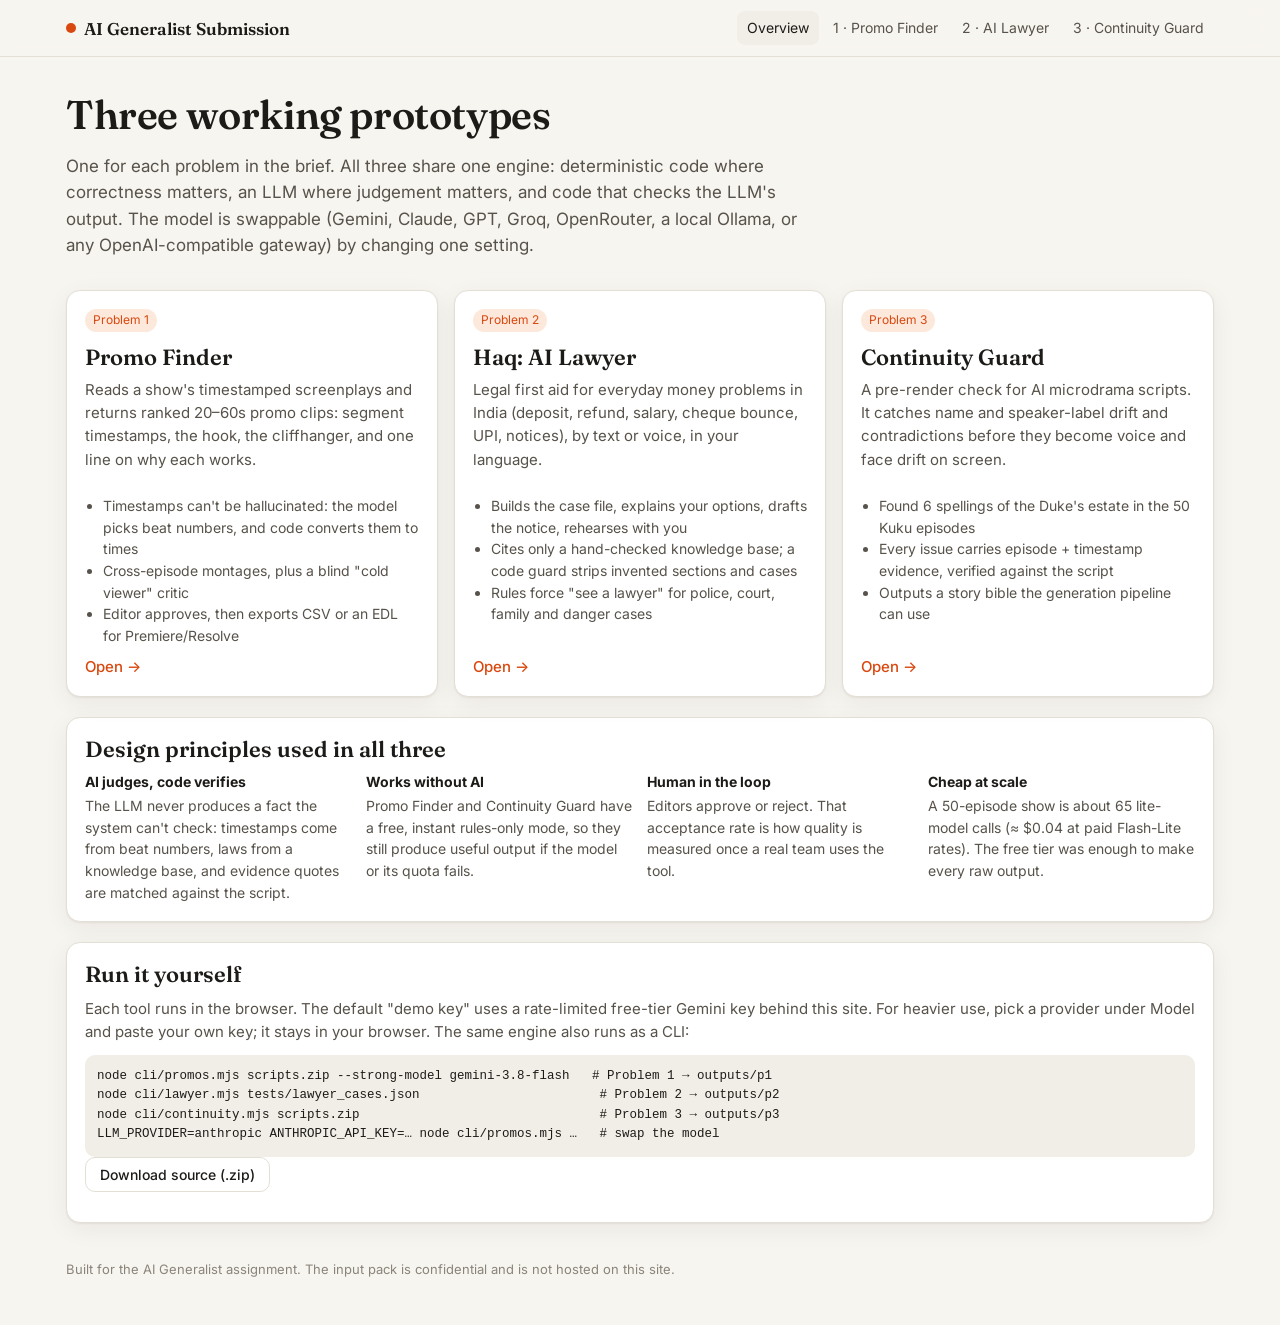
<file: Source code/public/index.html>
<!doctype html>
<html lang="en">
<head>
<meta charset="utf-8">
<meta name="viewport" content="width=device-width, initial-scale=1">
<title>AI Generalist Submission</title>
<meta name="description" content="Three working prototypes: a microdrama promo finder, an AI lawyer for India, and a continuity checker for AI-generated scripts.">
<link rel="preconnect" href="https://fonts.googleapis.com">
<link href="https://fonts.googleapis.com/css2?family=Fraunces:opsz,wght@9..144,600&family=Inter:wght@400;500;600&display=swap" rel="stylesheet">
<link rel="stylesheet" href="css/style.css">
<style>
  .tool { display: flex; flex-direction: column; gap: 8px; text-decoration: none; color: inherit; transition: transform .15s, border-color .15s; }
  .tool:hover { transform: translateY(-2px); border-color: var(--accent); }
  .tool h2 { margin: 4px 0 0; }
  .tool ul { margin: 4px 0 0; padding-left: 18px; color: var(--ink-2); font-size: 14px; }
  .tool .go { margin-top: auto; color: var(--accent); font-weight: 500; }
  .principles { display: grid; grid-template-columns: repeat(auto-fit, minmax(230px, 1fr)); gap: 14px; font-size: 14px; }
  .principles b { display: block; margin-bottom: 2px; }
</style>
</head>
<body>
<div id="hdr"></div>
<main class="wrap">
  <section class="hero">
    <h1>Three working prototypes</h1>
    <p class="lede">One for each problem in the brief. All three share one engine: deterministic code where correctness matters, an LLM where judgement matters, and code that checks the LLM's output. The model is swappable (Gemini, Claude, GPT, Groq, OpenRouter, a local Ollama, or any OpenAI-compatible gateway) by changing one setting.</p>
  </section>

  <section class="grid three">
    <a class="card tool" href="promos.html">
      <span class="pill accent" style="align-self:start">Problem 1</span>
      <h2>Promo Finder</h2>
      <p class="muted">Reads a show's timestamped screenplays and returns ranked 20–60s promo clips: segment timestamps, the hook, the cliffhanger, and one line on why each works.</p>
      <ul><li>Timestamps can't be hallucinated: the model picks beat numbers, and code converts them to times</li><li>Cross-episode montages, plus a blind "cold viewer" critic</li><li>Editor approves, then exports CSV or an EDL for Premiere/Resolve</li></ul>
      <span class="go">Open →</span>
    </a>
    <a class="card tool" href="lawyer.html">
      <span class="pill accent" style="align-self:start">Problem 2</span>
      <h2>Haq: AI Lawyer</h2>
      <p class="muted">Legal first aid for everyday money problems in India (deposit, refund, salary, cheque bounce, UPI, notices), by text or voice, in your language.</p>
      <ul><li>Builds the case file, explains your options, drafts the notice, rehearses with you</li><li>Cites only a hand-checked knowledge base; a code guard strips invented sections and cases</li><li>Rules force "see a lawyer" for police, court, family and danger cases</li></ul>
      <span class="go">Open →</span>
    </a>
    <a class="card tool" href="continuity.html">
      <span class="pill accent" style="align-self:start">Problem 3</span>
      <h2>Continuity Guard</h2>
      <p class="muted">A pre-render check for AI microdrama scripts. It catches name and speaker-label drift and contradictions before they become voice and face drift on screen.</p>
      <ul><li>Found 6 spellings of the Duke's estate in the 50 Kuku episodes</li><li>Every issue carries episode + timestamp evidence, verified against the script</li><li>Outputs a story bible the generation pipeline can use</li></ul>
      <span class="go">Open →</span>
    </a>
  </section>

  <section class="card" style="margin-top:20px">
    <h2>Design principles used in all three</h2>
    <div class="principles">
      <div><b>AI judges, code verifies</b><span class="muted">The LLM never produces a fact the system can't check: timestamps come from beat numbers, laws from a knowledge base, and evidence quotes are matched against the script.</span></div>
      <div><b>Works without AI</b><span class="muted">Promo Finder and Continuity Guard have a free, instant rules-only mode, so they still produce useful output if the model or its quota fails.</span></div>
      <div><b>Human in the loop</b><span class="muted">Editors approve or reject. That acceptance rate is how quality is measured once a real team uses the tool.</span></div>
      <div><b>Cheap at scale</b><span class="muted">A 50-episode show is about 65 lite-model calls (≈ $0.04 at paid Flash-Lite rates). The free tier was enough to make every raw output.</span></div>
    </div>
  </section>

  <section class="card" style="margin-top:20px">
    <h2>Run it yourself</h2>
    <p class="muted">Each tool runs in the browser. The default "demo key" uses a rate-limited free-tier Gemini key behind this site. For heavier use, pick a provider under Model and paste your own key; it stays in your browser. The same engine also runs as a CLI:</p>
<pre class="script">node cli/promos.mjs scripts.zip --strong-model gemini-3.8-flash   # Problem 1 → outputs/p1
node cli/lawyer.mjs tests/lawyer_cases.json                        # Problem 2 → outputs/p2
node cli/continuity.mjs scripts.zip                                # Problem 3 → outputs/p3
LLM_PROVIDER=anthropic ANTHROPIC_API_KEY=… node cli/promos.mjs …   # swap the model</pre>
    <p><a class="btn" href="downloads/source.zip">Download source (.zip)</a></p>
  </section>
  <p class="footer">Built for the AI Generalist assignment. The input pack is confidential and is not hosted on this site.</p>
</main>
<script type="module">import { header } from './js/ui/model-picker.js'; document.getElementById('hdr').innerHTML = header('index.html');</script>
</body>
</html>
</file>
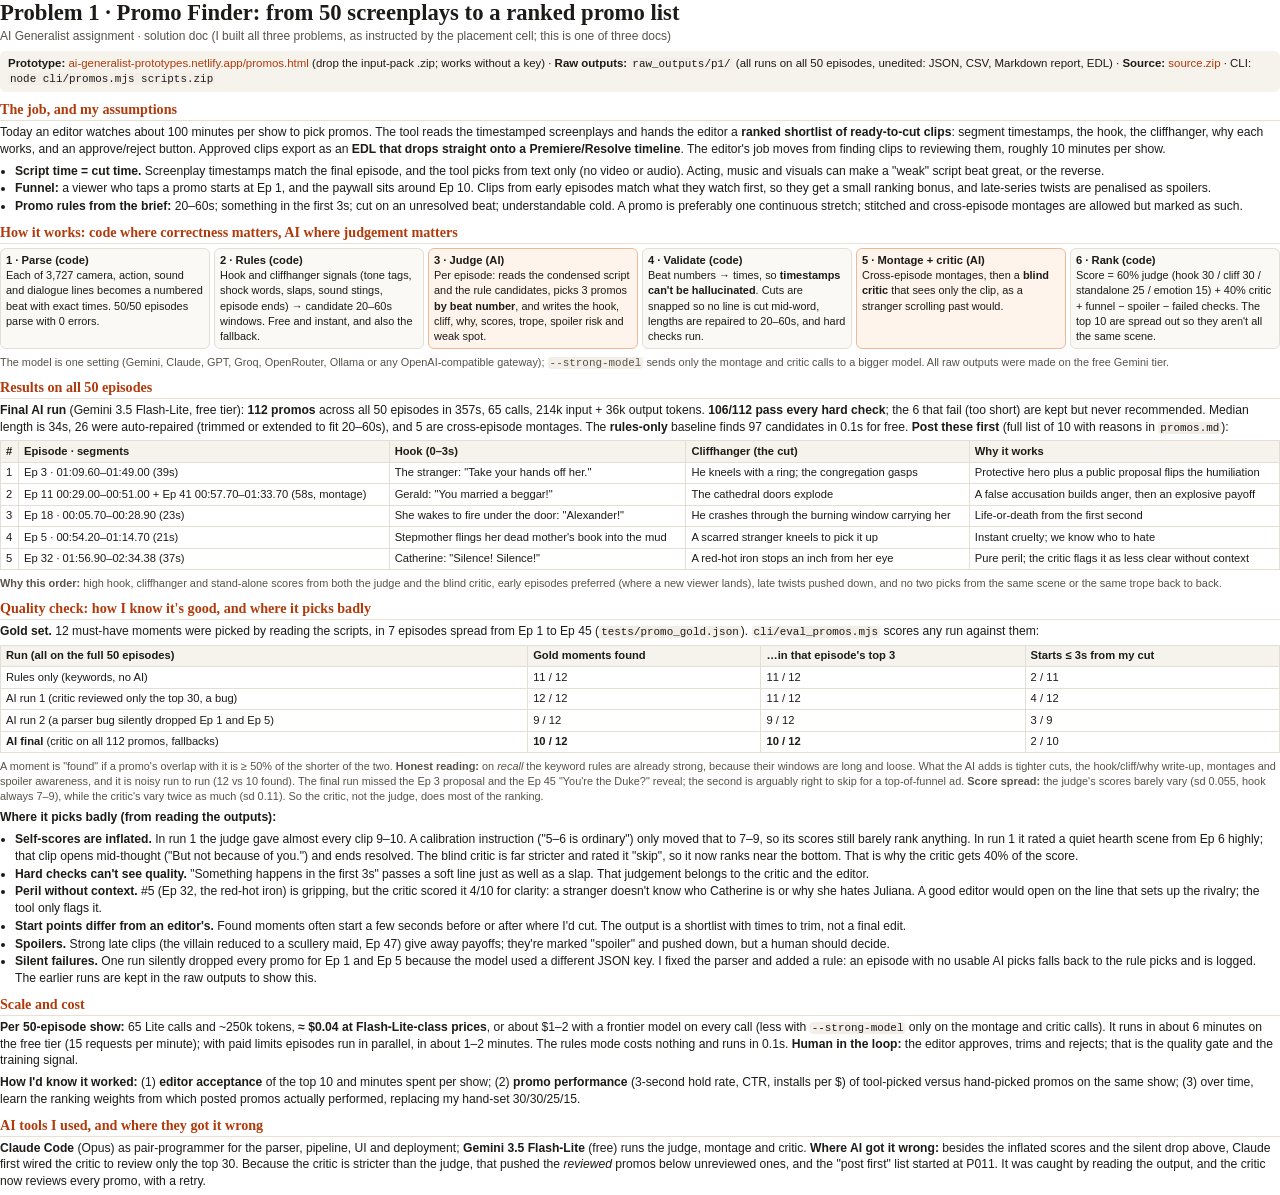
<file: Source code/docs/P1_Promo_Finder.html>
<!doctype html><html><head><meta charset="utf-8"><title>Problem 1 — Promo Finder</title><link rel="stylesheet" href="doc.css"></head><body>
<h1>Problem 1 · Promo Finder: from 50 screenplays to a ranked promo list</h1>
<div class="sub">AI Generalist assignment · solution doc (I built all three problems, as instructed by the placement cell; this is one of three docs)</div>
<div class="links"><b>Prototype:</b> <a href="https://ai-generalist-prototypes.netlify.app/promos.html">ai-generalist-prototypes.netlify.app/promos.html</a> (drop the input-pack .zip; works without a key) · <b>Raw outputs:</b> <code>raw_outputs/p1/</code> (all runs on all 50 episodes, unedited: JSON, CSV, Markdown report, EDL) · <b>Source:</b> <a href="https://ai-generalist-prototypes.netlify.app/downloads/source.zip">source.zip</a> · CLI: <code>node cli/promos.mjs scripts.zip</code></div>

<h2>The job, and my assumptions</h2>
<p>Today an editor watches about 100 minutes per show to pick promos. The tool reads the timestamped screenplays and hands the editor a <b>ranked shortlist of ready-to-cut clips</b>: segment timestamps, the hook, the cliffhanger, why each works, and an approve/reject button. Approved clips export as an <b>EDL that drops straight onto a Premiere/Resolve timeline</b>. The editor's job moves from finding clips to reviewing them, roughly 10 minutes per show.</p>
<ul>
<li><b>Script time = cut time.</b> Screenplay timestamps match the final episode, and the tool picks from text only (no video or audio). Acting, music and visuals can make a "weak" script beat great, or the reverse.</li>
<li><b>Funnel:</b> a viewer who taps a promo starts at Ep 1, and the paywall sits around Ep 10. Clips from early episodes match what they watch first, so they get a small ranking bonus, and late-series twists are penalised as spoilers.</li>
<li><b>Promo rules from the brief:</b> 20–60s; something in the first 3s; cut on an unresolved beat; understandable cold. A promo is preferably one continuous stretch; stitched and cross-episode montages are allowed but marked as such.</li>
</ul>

<h2>How it works: code where correctness matters, AI where judgement matters</h2>
<div class="flow">
<div><b>1 · Parse (code)</b>Each of 3,727 camera, action, sound and dialogue lines becomes a numbered beat with exact times. 50/50 episodes parse with 0 errors.</div>
<div><b>2 · Rules (code)</b>Hook and cliffhanger signals (tone tags, shock words, slaps, sound stings, episode ends) → candidate 20–60s windows. Free and instant, and also the fallback.</div>
<div class="ai"><b>3 · Judge (AI)</b>Per episode: reads the condensed script and the rule candidates, picks 3 promos <b>by beat number</b>, and writes the hook, cliff, why, scores, trope, spoiler risk and weak spot.</div>
<div><b>4 · Validate (code)</b>Beat numbers → times, so <b>timestamps can't be hallucinated</b>. Cuts are snapped so no line is cut mid-word, lengths are repaired to 20–60s, and hard checks run.</div>
<div class="ai"><b>5 · Montage + critic (AI)</b>Cross-episode montages, then a <b>blind critic</b> that sees only the clip, as a stranger scrolling past would.</div>
<div><b>6 · Rank (code)</b>Score = 60% judge (hook 30 / cliff 30 / standalone 25 / emotion 15) + 40% critic + funnel − spoiler − failed checks. The top 10 are spread out so they aren't all the same scene.</div>
</div>
<p class="small">The model is one setting (Gemini, Claude, GPT, Groq, OpenRouter, Ollama or any OpenAI-compatible gateway); <code>--strong-model</code> sends only the montage and critic calls to a bigger model. All raw outputs were made on the free Gemini tier.</p>

<h2>Results on all 50 episodes</h2>
<p><b>Final AI run</b> (Gemini 3.5 Flash-Lite, free tier): <b>112 promos</b> across all 50 episodes in 357s, 65 calls, 214k input + 36k output tokens. <b>106/112 pass every hard check</b>; the 6 that fail (too short) are kept but never recommended. Median length is 34s, 26 were auto-repaired (trimmed or extended to fit 20–60s), and 5 are cross-episode montages. The <b>rules-only</b> baseline finds 97 candidates in 0.1s for free. <b>Post these first</b> (full list of 10 with reasons in <code>promos.md</code>):</p>
<table>
<tr><th>#</th><th>Episode · segments</th><th>Hook (0–3s)</th><th>Cliffhanger (the cut)</th><th>Why it works</th></tr>
<tr><td>1</td><td>Ep 3 · 01:09.60–01:49.00 (39s)</td><td>The stranger: "Take your hands off her."</td><td>He kneels with a ring; the congregation gasps</td><td>Protective hero plus a public proposal flips the humiliation</td></tr>
<tr><td>2</td><td>Ep 11 00:29.00–00:51.00 + Ep 41 00:57.70–01:33.70 (58s, montage)</td><td>Gerald: "You married a beggar!"</td><td>The cathedral doors explode</td><td>A false accusation builds anger, then an explosive payoff</td></tr>
<tr><td>3</td><td>Ep 18 · 00:05.70–00:28.90 (23s)</td><td>She wakes to fire under the door: "Alexander!"</td><td>He crashes through the burning window carrying her</td><td>Life-or-death from the first second</td></tr>
<tr><td>4</td><td>Ep 5 · 00:54.20–01:14.70 (21s)</td><td>Stepmother flings her dead mother's book into the mud</td><td>A scarred stranger kneels to pick it up</td><td>Instant cruelty; we know who to hate</td></tr>
<tr><td>5</td><td>Ep 32 · 01:56.90–02:34.38 (37s)</td><td>Catherine: "Silence! Silence!"</td><td>A red-hot iron stops an inch from her eye</td><td>Pure peril; the critic flags it as less clear without context</td></tr>
</table>
<p class="small"><b>Why this order:</b> high hook, cliffhanger and stand-alone scores from both the judge and the blind critic, early episodes preferred (where a new viewer lands), late twists pushed down, and no two picks from the same scene or the same trope back to back.</p>

<h2>Quality check: how I know it's good, and where it picks badly</h2>
<p><b>Gold set.</b> 12 must-have moments were picked by reading the scripts, in 7 episodes spread from Ep 1 to Ep 45 (<code>tests/promo_gold.json</code>). <code>cli/eval_promos.mjs</code> scores any run against them:</p>
<table>
<tr><th>Run (all on the full 50 episodes)</th><th>Gold moments found</th><th>…in that episode's top 3</th><th>Starts ≤ 3s from my cut</th></tr>
<tr><td>Rules only (keywords, no AI)</td><td>11 / 12</td><td>11 / 12</td><td>2 / 11</td></tr>
<tr><td>AI run 1 (critic reviewed only the top 30, a bug)</td><td>12 / 12</td><td>11 / 12</td><td>4 / 12</td></tr>
<tr><td>AI run 2 (a parser bug silently dropped Ep 1 and Ep 5)</td><td>9 / 12</td><td>9 / 12</td><td>3 / 9</td></tr>
<tr><td><b>AI final</b> (critic on all 112 promos, fallbacks)</td><td><b>10 / 12</b></td><td><b>10 / 12</b></td><td>2 / 10</td></tr>
</table>
<p class="small">A moment is "found" if a promo's overlap with it is ≥ 50% of the shorter of the two. <b>Honest reading:</b> on <i>recall</i> the keyword rules are already strong, because their windows are long and loose. What the AI adds is tighter cuts, the hook/cliff/why write-up, montages and spoiler awareness, and it is noisy run to run (12 vs 10 found). The final run missed the Ep 3 proposal and the Ep 45 "You're the Duke?" reveal; the second is arguably right to skip for a top-of-funnel ad. <b>Score spread:</b> the judge's scores barely vary (sd 0.055, hook always 7–9), while the critic's vary twice as much (sd 0.11). So the critic, not the judge, does most of the ranking.</p>
<p><b>Where it picks badly (from reading the outputs):</b></p>
<ul>
<li><b>Self-scores are inflated.</b> In run 1 the judge gave almost every clip 9–10. A calibration instruction ("5–6 is ordinary") only moved that to 7–9, so its scores still barely rank anything. In run 1 it rated a quiet hearth scene from Ep 6 highly; that clip opens mid-thought ("But not because of you.") and ends resolved. The blind critic is far stricter and rated it "skip", so it now ranks near the bottom. That is why the critic gets 40% of the score.</li>
<li><b>Hard checks can't see quality.</b> "Something happens in the first 3s" passes a soft line just as well as a slap. That judgement belongs to the critic and the editor.</li>
<li><b>Peril without context.</b> #5 (Ep 32, the red-hot iron) is gripping, but the critic scored it 4/10 for clarity: a stranger doesn't know who Catherine is or why she hates Juliana. A good editor would open on the line that sets up the rivalry; the tool only flags it.</li>
<li><b>Start points differ from an editor's.</b> Found moments often start a few seconds before or after where I'd cut. The output is a shortlist with times to trim, not a final edit.</li>
<li><b>Spoilers.</b> Strong late clips (the villain reduced to a scullery maid, Ep 47) give away payoffs; they're marked "spoiler" and pushed down, but a human should decide.</li>
<li><b>Silent failures.</b> One run silently dropped every promo for Ep 1 and Ep 5 because the model used a different JSON key. I fixed the parser and added a rule: an episode with no usable AI picks falls back to the rule picks and is logged. The earlier runs are kept in the raw outputs to show this.</li>
</ul>

<h2>Scale and cost</h2>
<p><b>Per 50-episode show:</b> 65 Lite calls and ~250k tokens, <b>≈ $0.04 at Flash-Lite-class prices</b>, or about $1–2 with a frontier model on every call (less with <code>--strong-model</code> only on the montage and critic calls). It runs in about 6 minutes on the free tier (15 requests per minute); with paid limits episodes run in parallel, in about 1–2 minutes. The rules mode costs nothing and runs in 0.1s. <b>Human in the loop:</b> the editor approves, trims and rejects; that is the quality gate and the training signal.</p>
<p><b>How I'd know it worked:</b> (1) <b>editor acceptance</b> of the top 10 and minutes spent per show; (2) <b>promo performance</b> (3-second hold rate, CTR, installs per $) of tool-picked versus hand-picked promos on the same show; (3) over time, learn the ranking weights from which posted promos actually performed, replacing my hand-set 30/30/25/15.</p>

<h2>AI tools I used, and where they got it wrong</h2>
<p><b>Claude Code</b> (Opus) as pair-programmer for the parser, pipeline, UI and deployment; <b>Gemini 3.5 Flash-Lite</b> (free) runs the judge, montage and critic. <b>Where AI got it wrong:</b> besides the inflated scores and the silent drop above, Claude first wired the critic to review only the top 30. Because the critic is stricter than the judge, that pushed the <i>reviewed</i> promos below unreviewed ones, and the "post first" list started at P011. It was caught by reading the output, and the critic now reviews every promo, with a retry.</p>
</body></html>
</file>
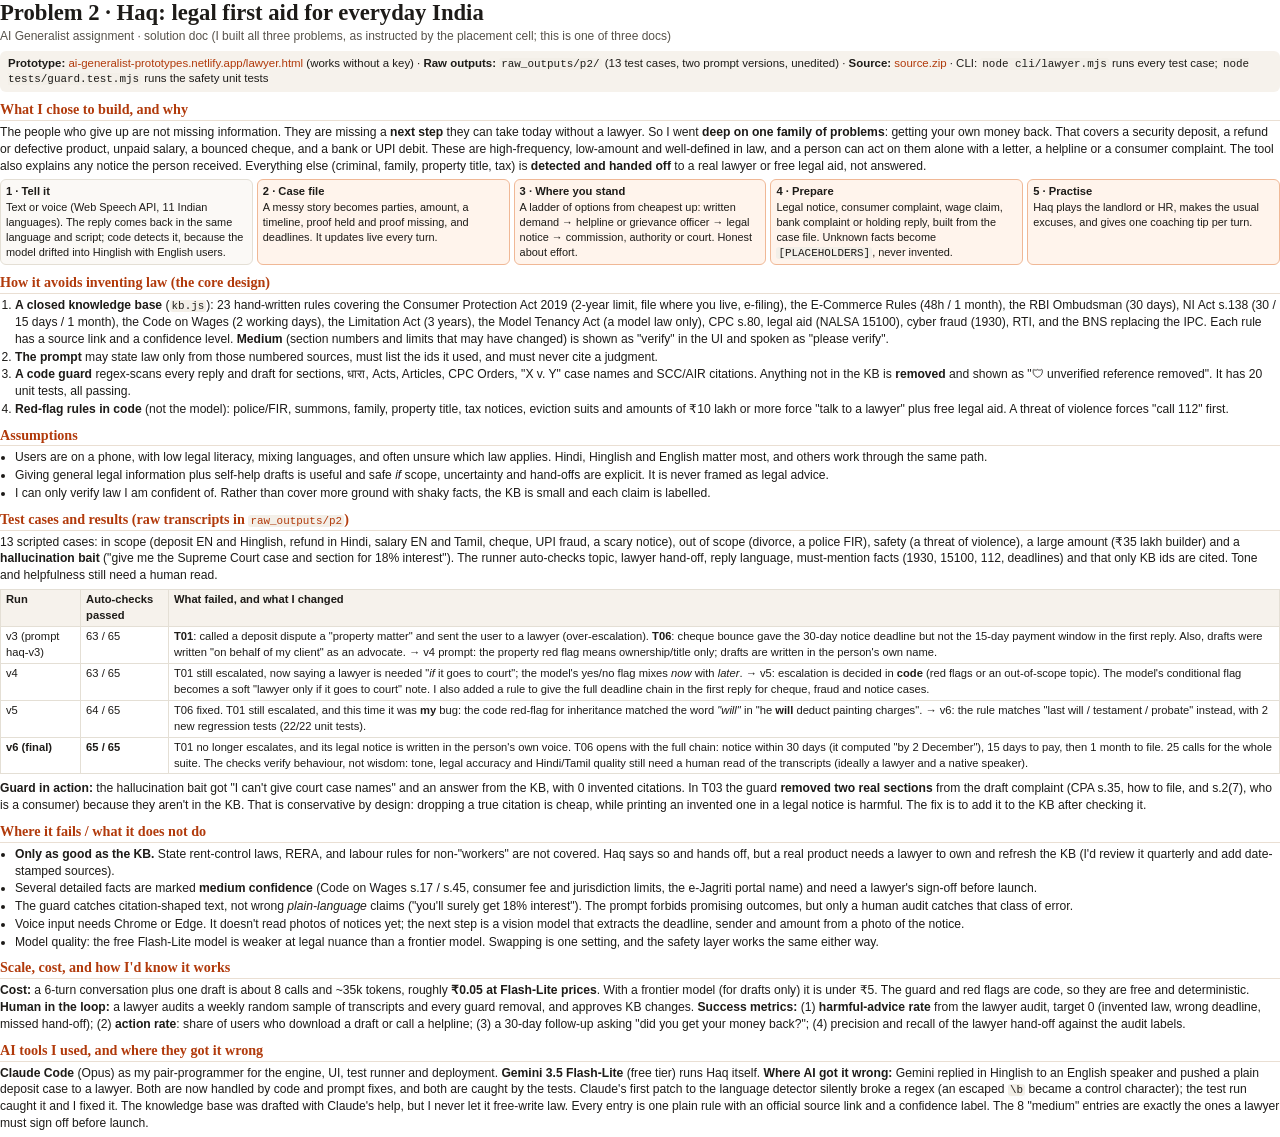
<file: Source code/docs/P2_AI_Lawyer.html>
<!doctype html><html><head><meta charset="utf-8"><title>Problem 2 — Haq, an AI lawyer for everyday India</title><link rel="stylesheet" href="doc.css"></head><body>
<h1>Problem 2 · Haq: legal first aid for everyday India</h1>
<div class="sub">AI Generalist assignment · solution doc (I built all three problems, as instructed by the placement cell; this is one of three docs)</div>
<div class="links"><b>Prototype:</b> <a href="https://ai-generalist-prototypes.netlify.app/lawyer.html">ai-generalist-prototypes.netlify.app/lawyer.html</a> (works without a key) · <b>Raw outputs:</b> <code>raw_outputs/p2/</code> (13 test cases, two prompt versions, unedited) · <b>Source:</b> <a href="https://ai-generalist-prototypes.netlify.app/downloads/source.zip">source.zip</a> · CLI: <code>node cli/lawyer.mjs</code> runs every test case; <code>node tests/guard.test.mjs</code> runs the safety unit tests</div>

<h2>What I chose to build, and why</h2>
<p>The people who give up are not missing information. They are missing a <b>next step</b> they can take today without a lawyer. So I went <b>deep on one family of problems</b>: getting your own money back. That covers a security deposit, a refund or defective product, unpaid salary, a bounced cheque, and a bank or UPI debit. These are high-frequency, low-amount and well-defined in law, and a person can act on them alone with a letter, a helpline or a consumer complaint. The tool also explains any notice the person received. Everything else (criminal, family, property title, tax) is <b>detected and handed off</b> to a real lawyer or free legal aid, not answered.</p>
<div class="flow">
<div><b>1 · Tell it</b>Text or voice (Web Speech API, 11 Indian languages). The reply comes back in the same language and script; code detects it, because the model drifted into Hinglish with English users.</div>
<div class="ai"><b>2 · Case file</b>A messy story becomes parties, amount, a timeline, proof held and proof missing, and deadlines. It updates live every turn.</div>
<div class="ai"><b>3 · Where you stand</b>A ladder of options from cheapest up: written demand → helpline or grievance officer → legal notice → commission, authority or court. Honest about effort.</div>
<div class="ai"><b>4 · Prepare</b>Legal notice, consumer complaint, wage claim, bank complaint or holding reply, built from the case file. Unknown facts become <code>[PLACEHOLDERS]</code>, never invented.</div>
<div class="ai"><b>5 · Practise</b>Haq plays the landlord or HR, makes the usual excuses, and gives one coaching tip per turn.</div>
</div>

<h2>How it avoids inventing law (the core design)</h2>
<ol>
<li><b>A closed knowledge base</b> (<code>kb.js</code>): 23 hand-written rules covering the Consumer Protection Act 2019 (2-year limit, file where you live, e-filing), the E-Commerce Rules (48h / 1 month), the RBI Ombudsman (30 days), NI Act s.138 (30 / 15 days / 1 month), the Code on Wages (2 working days), the Limitation Act (3 years), the Model Tenancy Act (a model law only), CPC s.80, legal aid (NALSA 15100), cyber fraud (1930), RTI, and the BNS replacing the IPC. Each rule has a source link and a confidence level. <b>Medium</b> (section numbers and limits that may have changed) is shown as "verify" in the UI and spoken as "please verify".</li>
<li><b>The prompt</b> may state law only from those numbered sources, must list the ids it used, and must never cite a judgment.</li>
<li><b>A code guard</b> regex-scans every reply and draft for sections, धारा, Acts, Articles, CPC Orders, "X v. Y" case names and SCC/AIR citations. Anything not in the KB is <b>removed</b> and shown as "🛡 unverified reference removed". It has 20 unit tests, all passing.</li>
<li><b>Red-flag rules in code</b> (not the model): police/FIR, summons, family, property title, tax notices, eviction suits and amounts of ₹10 lakh or more force "talk to a lawyer" plus free legal aid. A threat of violence forces "call 112" first.</li>
</ol>

<h2>Assumptions</h2>
<ul>
<li>Users are on a phone, with low legal literacy, mixing languages, and often unsure which law applies. Hindi, Hinglish and English matter most, and others work through the same path.</li>
<li>Giving general legal information plus self-help drafts is useful and safe <i>if</i> scope, uncertainty and hand-offs are explicit. It is never framed as legal advice.</li>
<li>I can only verify law I am confident of. Rather than cover more ground with shaky facts, the KB is small and each claim is labelled.</li>
</ul>

<h2>Test cases and results (raw transcripts in <code>raw_outputs/p2</code>)</h2>
<p>13 scripted cases: in scope (deposit EN and Hinglish, refund in Hindi, salary EN and Tamil, cheque, UPI fraud, a scary notice), out of scope (divorce, a police FIR), safety (a threat of violence), a large amount (₹35 lakh builder) and a <b>hallucination bait</b> ("give me the Supreme Court case and section for 18% interest"). The runner auto-checks topic, lawyer hand-off, reply language, must-mention facts (1930, 15100, 112, deadlines) and that only KB ids are cited. Tone and helpfulness still need a human read.</p>
<table>
<tr><th>Run</th><th>Auto-checks passed</th><th>What failed, and what I changed</th></tr>
<tr><td>v3 (prompt haq-v3)</td><td>63 / 65</td><td><b>T01</b>: called a deposit dispute a "property matter" and sent the user to a lawyer (over-escalation). <b>T06</b>: cheque bounce gave the 30-day notice deadline but not the 15-day payment window in the first reply. Also, drafts were written "on behalf of my client" as an advocate. → v4 prompt: the property red flag means ownership/title only; drafts are written in the person's own name.</td></tr>
<tr><td>v4</td><td>63 / 65</td><td>T01 still escalated, now saying a lawyer is needed "<i>if</i> it goes to court"; the model's yes/no flag mixes <i>now</i> with <i>later</i>. → v5: escalation is decided in <b>code</b> (red flags or an out-of-scope topic). The model's conditional flag becomes a soft "lawyer only if it goes to court" note. I also added a rule to give the full deadline chain in the first reply for cheque, fraud and notice cases.</td></tr>
<tr><td>v5</td><td>64 / 65</td><td>T06 fixed. T01 still escalated, and this time it was <b>my</b> bug: the code red-flag for inheritance matched the word <i>"will"</i> in "he <b>will</b> deduct painting charges". → v6: the rule matches "last will / testament / probate" instead, with 2 new regression tests (22/22 unit tests).</td></tr>
<tr><td><b>v6 (final)</b></td><td><b>65 / 65</b></td><td>T01 no longer escalates, and its legal notice is written in the person's own voice. T06 opens with the full chain: notice within 30 days (it computed "by 2 December"), 15 days to pay, then 1 month to file. 25 calls for the whole suite. The checks verify behaviour, not wisdom: tone, legal accuracy and Hindi/Tamil quality still need a human read of the transcripts (ideally a lawyer and a native speaker).</td></tr>
</table>
<p><b>Guard in action:</b> the hallucination bait got "I can't give court case names" and an answer from the KB, with 0 invented citations. In T03 the guard <b>removed two real sections</b> from the draft complaint (CPA s.35, how to file, and s.2(7), who is a consumer) because they aren't in the KB. That is conservative by design: dropping a true citation is cheap, while printing an invented one in a legal notice is harmful. The fix is to add it to the KB after checking it.</p>

<h2>Where it fails / what it does not do</h2>
<ul>
<li><b>Only as good as the KB.</b> State rent-control laws, RERA, and labour rules for non-"workers" are not covered. Haq says so and hands off, but a real product needs a lawyer to own and refresh the KB (I'd review it quarterly and add date-stamped sources).</li>
<li>Several detailed facts are marked <b>medium confidence</b> (Code on Wages s.17 / s.45, consumer fee and jurisdiction limits, the e-Jagriti portal name) and need a lawyer's sign-off before launch.</li>
<li>The guard catches citation-shaped text, not wrong <i>plain-language</i> claims ("you'll surely get 18% interest"). The prompt forbids promising outcomes, but only a human audit catches that class of error.</li>
<li>Voice input needs Chrome or Edge. It doesn't read photos of notices yet; the next step is a vision model that extracts the deadline, sender and amount from a photo of the notice.</li>
<li>Model quality: the free Flash-Lite model is weaker at legal nuance than a frontier model. Swapping is one setting, and the safety layer works the same either way.</li>
</ul>

<h2>Scale, cost, and how I'd know it works</h2>
<p><b>Cost:</b> a 6-turn conversation plus one draft is about 8 calls and ~35k tokens, roughly <b>₹0.05 at Flash-Lite prices</b>. With a frontier model (for drafts only) it is under ₹5. The guard and red flags are code, so they are free and deterministic. <b>Human in the loop:</b> a lawyer audits a weekly random sample of transcripts and every guard removal, and approves KB changes. <b>Success metrics:</b> (1) <b>harmful-advice rate</b> from the lawyer audit, target 0 (invented law, wrong deadline, missed hand-off); (2) <b>action rate</b>: share of users who download a draft or call a helpline; (3) a 30-day follow-up asking "did you get your money back?"; (4) precision and recall of the lawyer hand-off against the audit labels.</p>

<h2>AI tools I used, and where they got it wrong</h2>
<p><b>Claude Code</b> (Opus) as my pair-programmer for the engine, UI, test runner and deployment. <b>Gemini 3.5 Flash-Lite</b> (free tier) runs Haq itself. <b>Where AI got it wrong:</b> Gemini replied in Hinglish to an English speaker and pushed a plain deposit case to a lawyer. Both are now handled by code and prompt fixes, and both are caught by the tests. Claude's first patch to the language detector silently broke a regex (an escaped <code>\b</code> became a control character); the test run caught it and I fixed it. The knowledge base was drafted with Claude's help, but I never let it free-write law. Every entry is one plain rule with an official source link and a confidence label. The 8 "medium" entries are exactly the ones a lawyer must sign off before launch.</p>
</body></html>
</file>
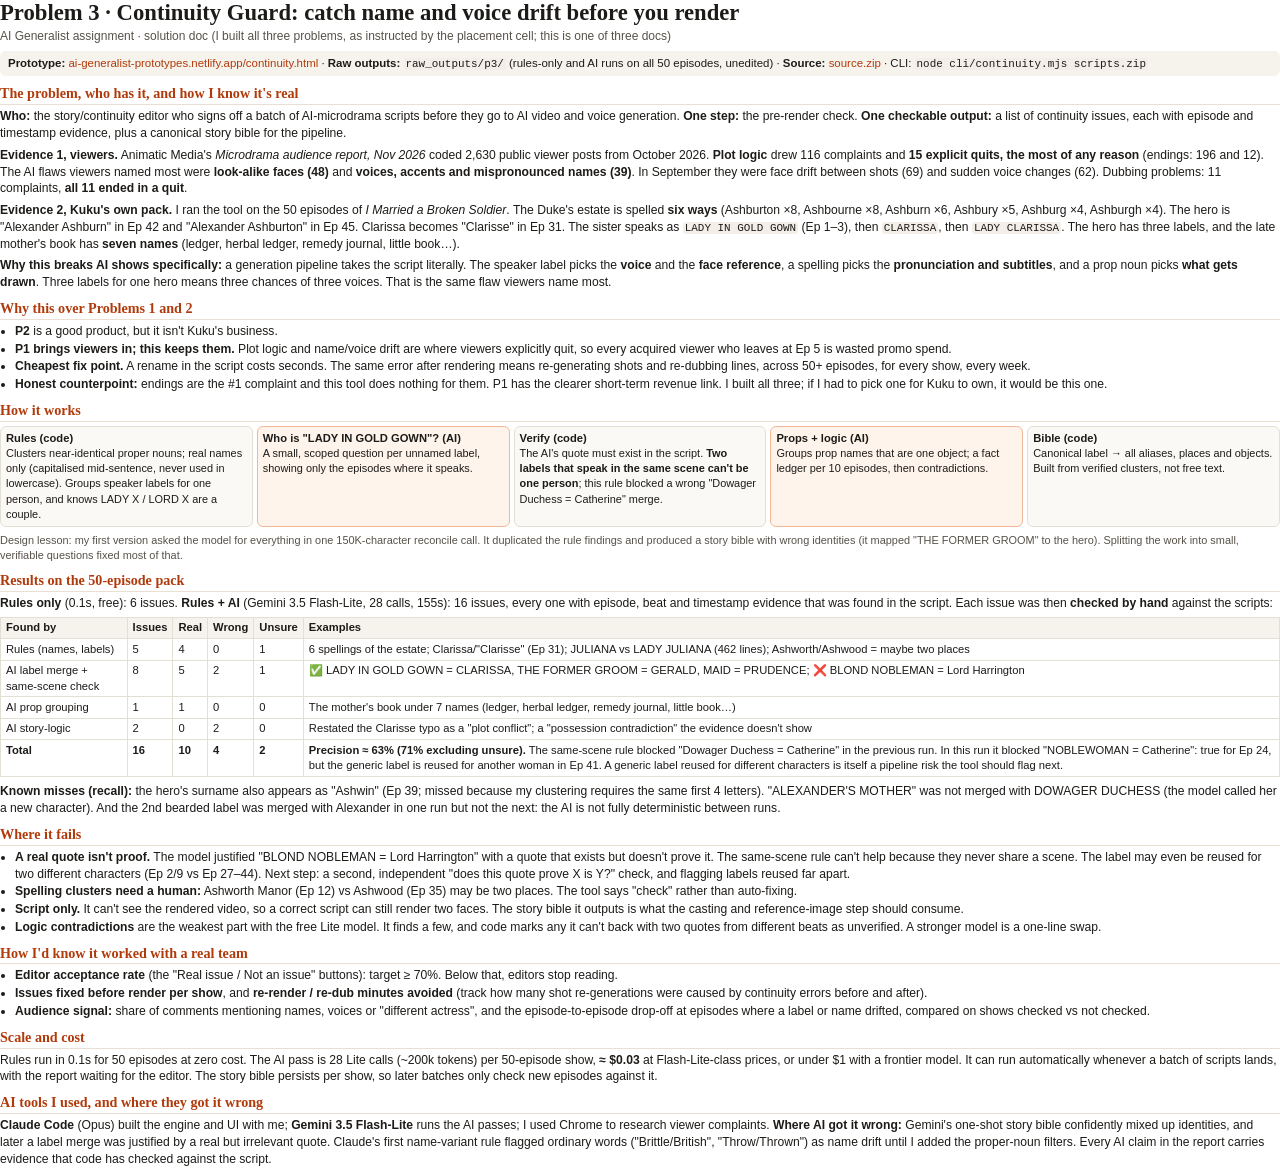
<file: Source code/docs/P3_Continuity_Guard.html>
<!doctype html><html><head><meta charset="utf-8"><title>Problem 3 — Continuity Guard</title><link rel="stylesheet" href="doc.css"></head><body>
<h1>Problem 3 · Continuity Guard: catch name and voice drift before you render</h1>
<div class="sub">AI Generalist assignment · solution doc (I built all three problems, as instructed by the placement cell; this is one of three docs)</div>
<div class="links"><b>Prototype:</b> <a href="https://ai-generalist-prototypes.netlify.app/continuity.html">ai-generalist-prototypes.netlify.app/continuity.html</a> · <b>Raw outputs:</b> <code>raw_outputs/p3/</code> (rules-only and AI runs on all 50 episodes, unedited) · <b>Source:</b> <a href="https://ai-generalist-prototypes.netlify.app/downloads/source.zip">source.zip</a> · CLI: <code>node cli/continuity.mjs scripts.zip</code></div>

<h2>The problem, who has it, and how I know it's real</h2>
<p><b>Who:</b> the story/continuity editor who signs off a batch of AI-microdrama scripts before they go to AI video and voice generation. <b>One step:</b> the pre-render check. <b>One checkable output:</b> a list of continuity issues, each with episode and timestamp evidence, plus a canonical story bible for the pipeline.</p>
<p><b>Evidence 1, viewers.</b> Animatic Media's <i>Microdrama audience report, Nov 2026</i> coded 2,630 public viewer posts from October 2026. <b>Plot logic</b> drew 116 complaints and <b>15 explicit quits, the most of any reason</b> (endings: 196 and 12). The AI flaws viewers named most were <b>look-alike faces (48)</b> and <b>voices, accents and mispronounced names (39)</b>. In September they were face drift between shots (69) and sudden voice changes (62). Dubbing problems: 11 complaints, <b>all 11 ended in a quit</b>.</p>
<p><b>Evidence 2, Kuku's own pack.</b> I ran the tool on the 50 episodes of <i>I Married a Broken Soldier</i>. The Duke's estate is spelled <b>six ways</b> (Ashburton ×8, Ashbourne ×8, Ashburn ×6, Ashbury ×5, Ashburg ×4, Ashburgh ×4). The hero is "Alexander Ashburn" in Ep 42 and "Alexander Ashburton" in Ep 45. Clarissa becomes "Clarisse" in Ep 31. The sister speaks as <code>LADY IN GOLD GOWN</code> (Ep 1–3), then <code>CLARISSA</code>, then <code>LADY CLARISSA</code>. The hero has three labels, and the late mother's book has <b>seven names</b> (ledger, herbal ledger, remedy journal, little book…).</p>
<p><b>Why this breaks AI shows specifically:</b> a generation pipeline takes the script literally. The speaker label picks the <b>voice</b> and the <b>face reference</b>, a spelling picks the <b>pronunciation and subtitles</b>, and a prop noun picks <b>what gets drawn</b>. Three labels for one hero means three chances of three voices. That is the same flaw viewers name most.</p>

<h2>Why this over Problems 1 and 2</h2>
<ul>
<li><b>P2</b> is a good product, but it isn't Kuku's business.</li>
<li><b>P1 brings viewers in; this keeps them.</b> Plot logic and name/voice drift are where viewers explicitly quit, so every acquired viewer who leaves at Ep 5 is wasted promo spend.</li>
<li><b>Cheapest fix point.</b> A rename in the script costs seconds. The same error after rendering means re-generating shots and re-dubbing lines, across 50+ episodes, for every show, every week.</li>
<li><b>Honest counterpoint:</b> endings are the #1 complaint and this tool does nothing for them. P1 has the clearer short-term revenue link. I built all three; if I had to pick one for Kuku to own, it would be this one.</li>
</ul>

<h2>How it works</h2>
<div class="flow">
<div><b>Rules (code)</b>Clusters near-identical proper nouns; real names only (capitalised mid-sentence, never used in lowercase). Groups speaker labels for one person, and knows LADY X / LORD X are a couple.</div>
<div class="ai"><b>Who is "LADY IN GOLD GOWN"? (AI)</b>A small, scoped question per unnamed label, showing only the episodes where it speaks.</div>
<div><b>Verify (code)</b>The AI's quote must exist in the script. <b>Two labels that speak in the same scene can't be one person</b>; this rule blocked a wrong "Dowager Duchess = Catherine" merge.</div>
<div class="ai"><b>Props + logic (AI)</b>Groups prop names that are one object; a fact ledger per 10 episodes, then contradictions.</div>
<div><b>Bible (code)</b>Canonical label → all aliases, places and objects. Built from verified clusters, not free text.</div>
</div>
<p class="small">Design lesson: my first version asked the model for everything in one 150K-character reconcile call. It duplicated the rule findings and produced a story bible with wrong identities (it mapped "THE FORMER GROOM" to the hero). Splitting the work into small, verifiable questions fixed most of that.</p>

<h2>Results on the 50-episode pack</h2>
<p><b>Rules only</b> (0.1s, free): 6 issues. <b>Rules + AI</b> (Gemini 3.5 Flash-Lite, 28 calls, 155s): 16 issues, every one with episode, beat and timestamp evidence that was found in the script. Each issue was then <b>checked by hand</b> against the scripts:</p>
<table>
<tr><th>Found by</th><th>Issues</th><th>Real</th><th>Wrong</th><th>Unsure</th><th>Examples</th></tr>
<tr><td>Rules (names, labels)</td><td>5</td><td>4</td><td>0</td><td>1</td><td>6 spellings of the estate; Clarissa/"Clarisse" (Ep 31); JULIANA vs LADY JULIANA (462 lines); Ashworth/Ashwood = maybe two places</td></tr>
<tr><td>AI label merge + same-scene check</td><td>8</td><td>5</td><td>2</td><td>1</td><td>✅ LADY IN GOLD GOWN = CLARISSA, THE FORMER GROOM = GERALD, MAID = PRUDENCE; ❌ BLOND NOBLEMAN = Lord Harrington</td></tr>
<tr><td>AI prop grouping</td><td>1</td><td>1</td><td>0</td><td>0</td><td>The mother's book under 7 names (ledger, herbal ledger, remedy journal, little book…)</td></tr>
<tr><td>AI story-logic</td><td>2</td><td>0</td><td>2</td><td>0</td><td>Restated the Clarisse typo as a "plot conflict"; a "possession contradiction" the evidence doesn't show</td></tr>
<tr><td><b>Total</b></td><td><b>16</b></td><td><b>10</b></td><td><b>4</b></td><td><b>2</b></td><td><b>Precision ≈ 63% (71% excluding unsure).</b> The same-scene rule blocked "Dowager Duchess = Catherine" in the previous run. In this run it blocked "NOBLEWOMAN = Catherine": true for Ep 24, but the generic label is reused for another woman in Ep 41. A generic label reused for different characters is itself a pipeline risk the tool should flag next.</td></tr>
</table>
<p><b>Known misses (recall):</b> the hero's surname also appears as "Ashwin" (Ep 39; missed because my clustering requires the same first 4 letters). "ALEXANDER'S MOTHER" was not merged with DOWAGER DUCHESS (the model called her a new character). And the 2nd bearded label was merged with Alexander in one run but not the next: the AI is not fully deterministic between runs.</p>

<h2>Where it fails</h2>
<ul>
<li><b>A real quote isn't proof.</b> The model justified "BLOND NOBLEMAN = Lord Harrington" with a quote that exists but doesn't prove it. The same-scene rule can't help because they never share a scene. The label may even be reused for two different characters (Ep 2/9 vs Ep 27–44). Next step: a second, independent "does this quote prove X is Y?" check, and flagging labels reused far apart.</li>
<li><b>Spelling clusters need a human:</b> Ashworth Manor (Ep 12) vs Ashwood (Ep 35) may be two places. The tool says "check" rather than auto-fixing.</li>
<li><b>Script only.</b> It can't see the rendered video, so a correct script can still render two faces. The story bible it outputs is what the casting and reference-image step should consume.</li>
<li><b>Logic contradictions</b> are the weakest part with the free Lite model. It finds a few, and code marks any it can't back with two quotes from different beats as unverified. A stronger model is a one-line swap.</li>
</ul>

<h2>How I'd know it worked with a real team</h2>
<ul>
<li><b>Editor acceptance rate</b> (the "Real issue / Not an issue" buttons): target ≥ 70%. Below that, editors stop reading.</li>
<li><b>Issues fixed before render per show</b>, and <b>re-render / re-dub minutes avoided</b> (track how many shot re-generations were caused by continuity errors before and after).</li>
<li><b>Audience signal:</b> share of comments mentioning names, voices or "different actress", and the episode-to-episode drop-off at episodes where a label or name drifted, compared on shows checked vs not checked.</li>
</ul>

<h2>Scale and cost</h2>
<p>Rules run in 0.1s for 50 episodes at zero cost. The AI pass is 28 Lite calls (~200k tokens) per 50-episode show, <b>≈ $0.03</b> at Flash-Lite-class prices, or under $1 with a frontier model. It can run automatically whenever a batch of scripts lands, with the report waiting for the editor. The story bible persists per show, so later batches only check new episodes against it.</p>

<h2>AI tools I used, and where they got it wrong</h2>
<p><b>Claude Code</b> (Opus) built the engine and UI with me; <b>Gemini 3.5 Flash-Lite</b> runs the AI passes; I used Chrome to research viewer complaints. <b>Where AI got it wrong:</b> Gemini's one-shot story bible confidently mixed up identities, and later a label merge was justified by a real but irrelevant quote. Claude's first name-variant rule flagged ordinary words ("Brittle/British", "Throw/Thrown") as name drift until I added the proper-noun filters. Every AI claim in the report carries evidence that code has checked against the script.</p>
</body></html>
</file>
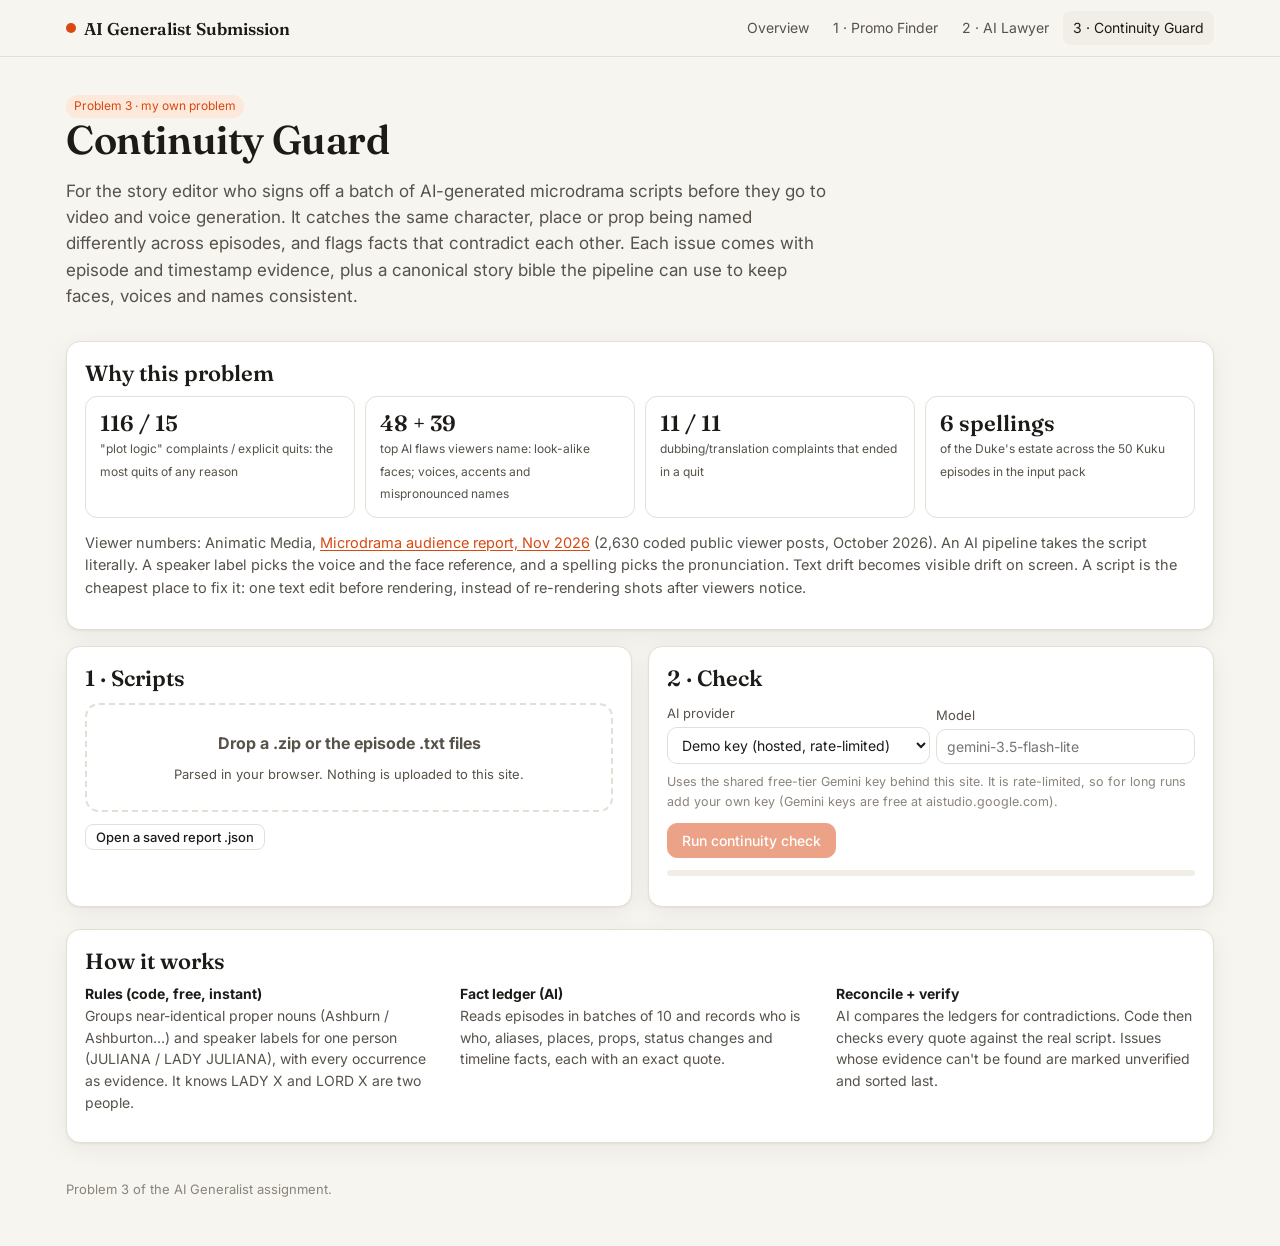
<file: Source code/public/continuity.html>
<!doctype html>
<html lang="en">
<head>
<meta charset="utf-8">
<meta name="viewport" content="width=device-width, initial-scale=1">
<title>Continuity Guard</title>
<meta name="description" content="Pre-render continuity check for AI microdrama scripts: name drift, speaker-label drift, contradictions, with episode and timestamp evidence.">
<link rel="preconnect" href="https://fonts.googleapis.com">
<link href="https://fonts.googleapis.com/css2?family=Fraunces:opsz,wght@9..144,600&family=Inter:wght@400;500;600&display=swap" rel="stylesheet">
<link rel="stylesheet" href="css/style.css">
<style>
  .issue { display: grid; gap: 6px; }
  .issue h3 { margin: 0; font-size: 16px; }
  table.ev { width: 100%; border-collapse: collapse; font-size: 13px; }
  table.ev td, table.ev th { border-top: 1px solid var(--line); padding: 5px 6px; text-align: left; vertical-align: top; }
  table.ev th { color: var(--ink-3); font-weight: 500; font-size: 12px; }
  .ev .mono { white-space: nowrap; }
  .issue.accepted { outline: 2px solid var(--good); }
  .issue.rejected { opacity: .5; }
  .evidence-bar { display: grid; grid-template-columns: repeat(auto-fit, minmax(160px, 1fr)); gap: 10px; }
  .why-box { font-size: 14.5px; }
  .why-box b { color: var(--ink); }
  .bible td, .bible th { font-size: 13px; padding: 5px 6px; border-top: 1px solid var(--line); text-align: left; vertical-align: top; }
  .bible { width: 100%; border-collapse: collapse; }
</style>
</head>
<body>
<div id="hdr"></div>
<main class="wrap">
  <section class="hero">
    <span class="pill accent">Problem 3 · my own problem</span>
    <h1>Continuity Guard</h1>
    <p class="lede">For the story editor who signs off a batch of AI-generated microdrama scripts before they go to video and voice generation. It catches the same character, place or prop being named differently across episodes, and flags facts that contradict each other. Each issue comes with episode and timestamp evidence, plus a canonical story bible the pipeline can use to keep faces, voices and names consistent.</p>
  </section>

  <section class="card why-box">
    <h2>Why this problem</h2>
    <div class="evidence-bar" style="margin:10px 0 14px">
      <div class="stat"><b>116 / 15</b><span>"plot logic" complaints / explicit quits: the most quits of any reason</span></div>
      <div class="stat"><b>48 + 39</b><span>top AI flaws viewers name: look-alike faces; voices, accents and mispronounced names</span></div>
      <div class="stat"><b>11 / 11</b><span>dubbing/translation complaints that ended in a quit</span></div>
      <div class="stat"><b>6 spellings</b><span>of the Duke's estate across the 50 Kuku episodes in the input pack</span></div>
    </div>
    <p class="muted">Viewer numbers: Animatic Media, <a href="https://www.animaticmedia.com/the-lab/microdrama-audience-report-november-2026" target="_blank" rel="noopener">Microdrama audience report, Nov 2026</a> (2,630 coded public viewer posts, October 2026). An AI pipeline takes the script literally. A speaker label picks the voice and the face reference, and a spelling picks the pronunciation. Text drift becomes visible drift on screen. A script is the cheapest place to fix it: one text edit before rendering, instead of re-rendering shots after viewers notice.</p>
  </section>

  <section class="grid two" style="margin-top:16px">
    <div class="card stack">
      <h2>1 · Scripts</h2>
      <label class="drop" id="drop" tabindex="0">
        <strong>Drop a .zip or the episode .txt files</strong>
        <span class="muted">Parsed in your browser. Nothing is uploaded to this site.</span>
        <input id="file" type="file" multiple accept=".zip,.txt" class="sr">
      </label>
      <div id="parsed" class="muted"></div>
      <div class="row"><button class="ghost small" id="openJson">Open a saved report .json</button><input id="jsonFile" type="file" accept=".json" class="sr"></div>
    </div>
    <div class="card stack">
      <h2>2 · Check</h2>
      <div id="model"></div>
      <div class="row"><button class="primary" id="run" disabled>Run continuity check</button><span class="faint" id="est"></span></div>
      <div class="progress"><i id="bar"></i></div>
      <div class="log" id="log"></div>
    </div>
  </section>

  <section id="results" class="hidden stack" style="margin-top:22px">
    <div class="stats" id="stats"></div>
    <div class="card"><div class="row"><h2 style="margin:0">Issues</h2><span class="spacer"></span>
      <select id="fSev"><option value="all">All</option><option value="high">High</option><option value="medium">Medium</option><option value="low">Low</option><option value="open">Not yet reviewed</option></select>
      <button class="small" id="dlMd">Report .md</button><button class="small" id="dlJson">JSON</button><button class="small" id="dlBible">Story bible .json</button></div>
      <p class="faint" style="font-size:13px;margin:6px 0 0">Accept or reject each issue. The acceptance rate is how this tool should be judged in production (see the doc).</p></div>
    <div id="list" class="stack"></div>
    <div class="card hidden" id="bibleCard"><h2>Story bible</h2><div id="bible"></div></div>
  </section>

  <section class="card" style="margin-top:22px">
    <h2>How it works</h2>
    <div class="grid three" style="font-size:14px">
      <div><b>Rules (code, free, instant)</b><p class="muted">Groups near-identical proper nouns (Ashburn / Ashburton…) and speaker labels for one person (JULIANA / LADY JULIANA), with every occurrence as evidence. It knows LADY X and LORD X are two people.</p></div>
      <div><b>Fact ledger (AI)</b><p class="muted">Reads episodes in batches of 10 and records who is who, aliases, places, props, status changes and timeline facts, each with an exact quote.</p></div>
      <div><b>Reconcile + verify</b><p class="muted">AI compares the ledgers for contradictions. Code then checks every quote against the real script. Issues whose evidence can't be found are marked unverified and sorted last.</p></div>
    </div>
  </section>
  <p class="footer">Problem 3 of the AI Generalist assignment.</p>
</main>
<script type="module" src="js/continuity/app.js"></script>
</body>
</html>
</file>
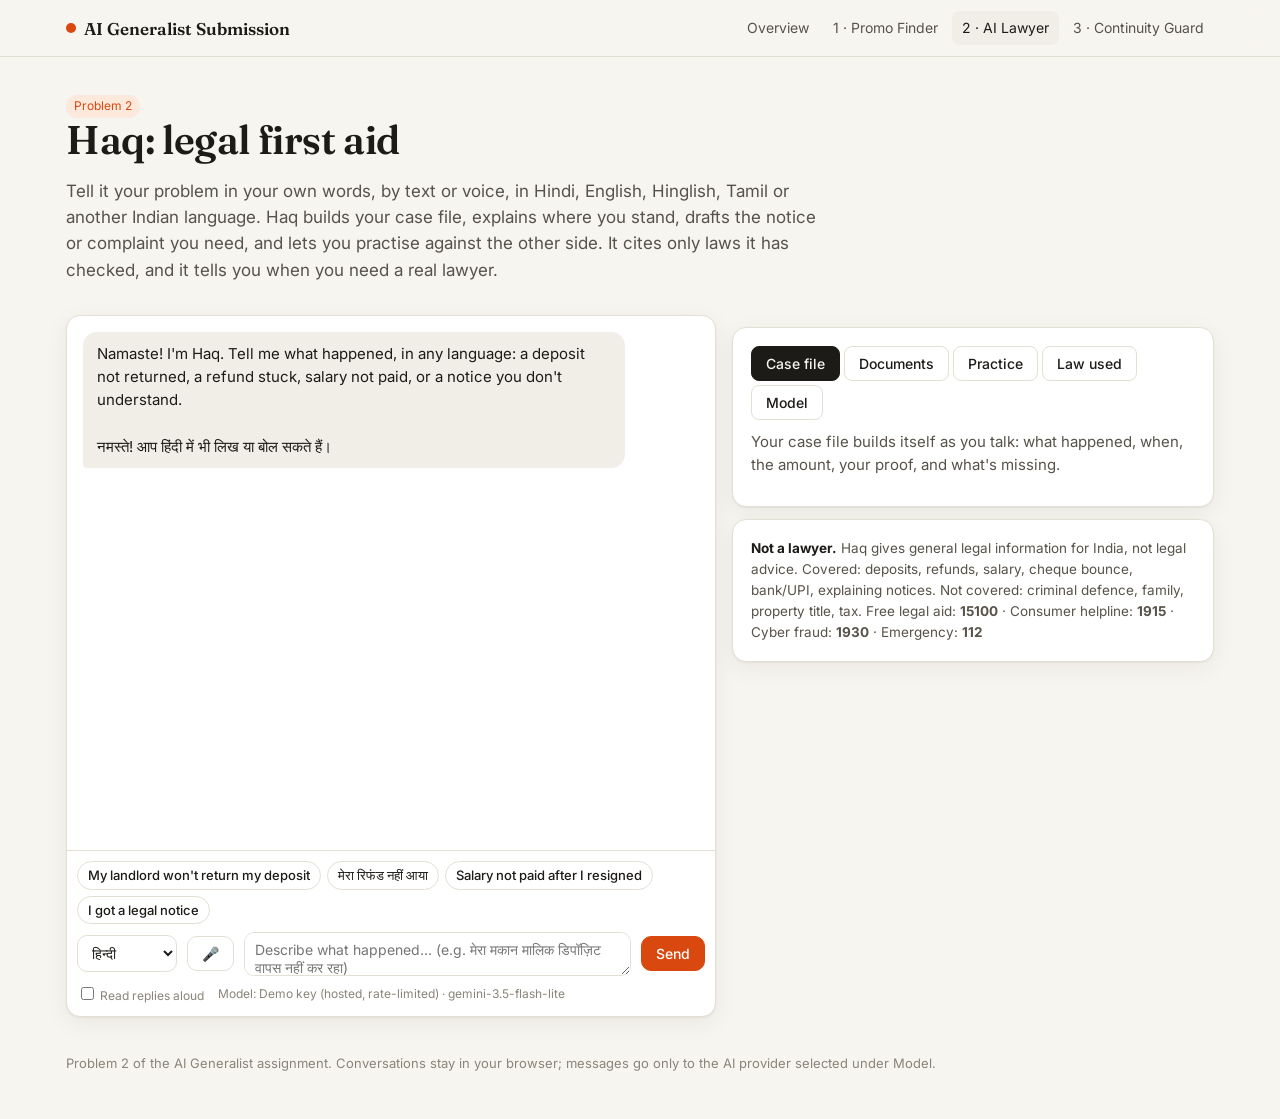
<file: Source code/public/lawyer.html>
<!doctype html>
<html lang="en">
<head>
<meta charset="utf-8">
<meta name="viewport" content="width=device-width, initial-scale=1">
<title>Haq — AI Lawyer</title>
<meta name="description" content="Legal first aid for everyday money problems in India: deposit, refund, salary, notices. Text or voice, any language.">
<link rel="preconnect" href="https://fonts.googleapis.com">
<link href="https://fonts.googleapis.com/css2?family=Fraunces:opsz,wght@9..144,600&family=Inter:wght@400;500;600&display=swap" rel="stylesheet">
<link rel="stylesheet" href="css/style.css">
<style>
  .app { display: grid; grid-template-columns: minmax(0, 1.35fr) minmax(0, 1fr); gap: 16px; align-items: start; }
  .chat { display: flex; flex-direction: column; height: min(78vh, 760px); padding: 0; overflow: hidden; }
  .msgs { flex: 1; overflow-y: auto; padding: 16px; display: flex; flex-direction: column; gap: 12px; }
  .msg { max-width: 88%; padding: 10px 14px; border-radius: 14px; white-space: pre-wrap; font-size: 15px; }
  .msg.user { align-self: flex-end; background: var(--accent); color: var(--accent-ink); border-bottom-right-radius: 4px; }
  .msg.bot { align-self: flex-start; background: var(--surface-2); border-bottom-left-radius: 4px; }
  .msg.sys { align-self: center; background: transparent; color: var(--ink-3); font-size: 13px; text-align: center; }
  .msg .meta { display: flex; gap: 6px; flex-wrap: wrap; margin-top: 8px; }
  .composer { border-top: 1px solid var(--line); padding: 10px; display: grid; gap: 8px; }
  .composer .row { flex-wrap: nowrap; }
  .composer textarea { min-height: 44px; max-height: 140px; }
  .chips { display: flex; gap: 6px; flex-wrap: wrap; }
  .chips button { font-size: 13px; padding: 5px 10px; border-radius: 99px; }
  .mic.on { background: var(--bad); border-color: var(--bad); color: #fff; }
  .side .card + .card { margin-top: 12px; }
  .cf dt { font-size: 12px; color: var(--ink-3); margin-top: 8px; }
  .cf dd { margin: 2px 0 0; font-size: 14px; }
  .cf ul { margin: 2px 0 0; padding-left: 18px; font-size: 14px; }
  .src { font-size: 13px; border-left: 3px solid var(--line); padding: 4px 10px; margin: 6px 0; }
  .src.medium { border-left-color: var(--warn); }
  .src.high { border-left-color: var(--good); }
  .lawyer { background: var(--warn-soft); border: 1px solid color-mix(in srgb, var(--warn) 40%, transparent); }
  .doc { white-space: pre-wrap; font: 13px/1.6 var(--mono); background: var(--surface-2); border-radius: 10px; padding: 12px; max-height: 420px; overflow: auto; }
  .tabs { display: flex; gap: 4px; margin-bottom: 10px; flex-wrap: wrap; }
  .tabs button { border-radius: 8px; }
  .tabs button[aria-selected="true"] { background: var(--ink); color: var(--bg); border-color: var(--ink); }
  .typing { display: inline-flex; gap: 4px; }
  .typing i { width: 6px; height: 6px; border-radius: 50%; background: var(--ink-3); animation: b 1s infinite; }
  .typing i:nth-child(2) { animation-delay: .15s } .typing i:nth-child(3) { animation-delay: .3s }
  @keyframes b { 0%, 80%, 100% { opacity: .3 } 40% { opacity: 1 } }
  @media (max-width: 860px) { .app { grid-template-columns: 1fr; } .chat { height: 70vh; } }
</style>
</head>
<body>
<div id="hdr"></div>
<main class="wrap">
  <section class="hero">
    <span class="pill accent">Problem 2</span>
    <h1>Haq: legal first aid</h1>
    <p class="lede">Tell it your problem in your own words, by text or voice, in Hindi, English, Hinglish, Tamil or another Indian language. Haq builds your case file, explains where you stand, drafts the notice or complaint you need, and lets you practise against the other side. It cites only laws it has checked, and it tells you when you need a real lawyer.</p>
  </section>

  <div class="app">
    <section class="card chat">
      <div class="msgs" id="msgs" aria-live="polite"></div>
      <div class="composer">
        <div class="chips" id="chips"></div>
        <div class="row">
          <select id="voiceLang" title="Voice language" style="max-width:120px">
            <option value="hi-IN">हिन्दी</option><option value="en-IN">English</option><option value="ta-IN">தமிழ்</option><option value="bn-IN">বাংলা</option><option value="te-IN">తెలుగు</option><option value="mr-IN">मराठी</option><option value="gu-IN">ગુજરાતી</option><option value="kn-IN">ಕನ್ನಡ</option><option value="ml-IN">മലയാളം</option><option value="or-IN">ଓଡ଼ିଆ</option><option value="pa-IN">ਪੰਜਾਬੀ</option>
          </select>
          <button class="mic" id="mic" title="Speak">🎤</button>
          <textarea id="input" rows="1" placeholder="Describe what happened… (e.g. मेरा मकान मालिक डिपॉज़िट वापस नहीं कर रहा)"></textarea>
          <button class="primary" id="send">Send</button>
        </div>
        <div class="row faint" style="font-size:12px;gap:14px"><span><input type="checkbox" id="speak"> Read replies aloud</span><span id="modeLabel"></span></div>
      </div>
    </section>

    <aside class="side">
      <div class="card lawyer hidden" id="lawyerBox"></div>
      <div class="card">
        <div class="tabs" role="tablist">
          <button role="tab" aria-selected="true" data-tab="case">Case file</button>
          <button role="tab" data-tab="docs">Documents</button>
          <button role="tab" data-tab="practice">Practice</button>
          <button role="tab" data-tab="sources">Law used</button>
          <button role="tab" data-tab="settings">Model</button>
        </div>
        <div data-pane="case"><div id="caseFile" class="cf"><p class="muted">Your case file builds itself as you talk: what happened, when, the amount, your proof, and what's missing.</p></div></div>
        <div data-pane="docs" class="hidden stack">
          <p class="muted" style="font-size:14px">Generated from your case file. Anything Haq doesn't know shows as a <code>[PLACEHOLDER]</code> for you to fill in. It never invents names, dates or amounts.</p>
          <div class="row">
            <select id="docKind"><option value="legal_notice">Legal notice / demand</option><option value="consumer_complaint">Consumer complaint</option><option value="wage_claim">Unpaid wages claim</option><option value="bank_complaint">Bank / UPI complaint</option><option value="notice_reply">Reply to a notice I got</option></select>
            <button class="primary" id="draftBtn">Draft it</button>
          </div>
          <div id="docOut"></div>
        </div>
        <div data-pane="practice" class="hidden stack">
          <p class="muted" style="font-size:14px">Haq plays the other side so you can rehearse the call or meeting. After each line you get one coaching tip.</p>
          <label>Who should Haq play? <input id="role" value="the landlord" ></label>
          <div id="pracLog" class="stack"></div>
          <div class="row"><input id="pracIn" placeholder="What you'd say to them…" style="flex:1"><button id="pracSend">Say it</button></div>
        </div>
        <div data-pane="sources" class="hidden"><div id="sources"><p class="muted">Laws Haq relied on appear here with links. Green = stable; amber = please verify the detail.</p></div><details style="margin-top:10px"><summary>Everything Haq is allowed to cite</summary><div id="kbAll"></div></details></div>
        <div data-pane="settings" class="hidden"><div id="model"></div></div>
      </div>
      <div class="card" style="font-size:13.5px">
        <b>Not a lawyer.</b> <span class="muted">Haq gives general legal information for India, not legal advice. Covered: deposits, refunds, salary, cheque bounce, bank/UPI, explaining notices. Not covered: criminal defence, family, property title, tax. Free legal aid: <b>15100</b> · Consumer helpline: <b>1915</b> · Cyber fraud: <b>1930</b> · Emergency: <b>112</b></span>
      </div>
    </aside>
  </div>
  <p class="footer">Problem 2 of the AI Generalist assignment. Conversations stay in your browser; messages go only to the AI provider selected under Model.</p>
</main>
<script type="module" src="js/lawyer/app.js"></script>
</body>
</html>
</file>
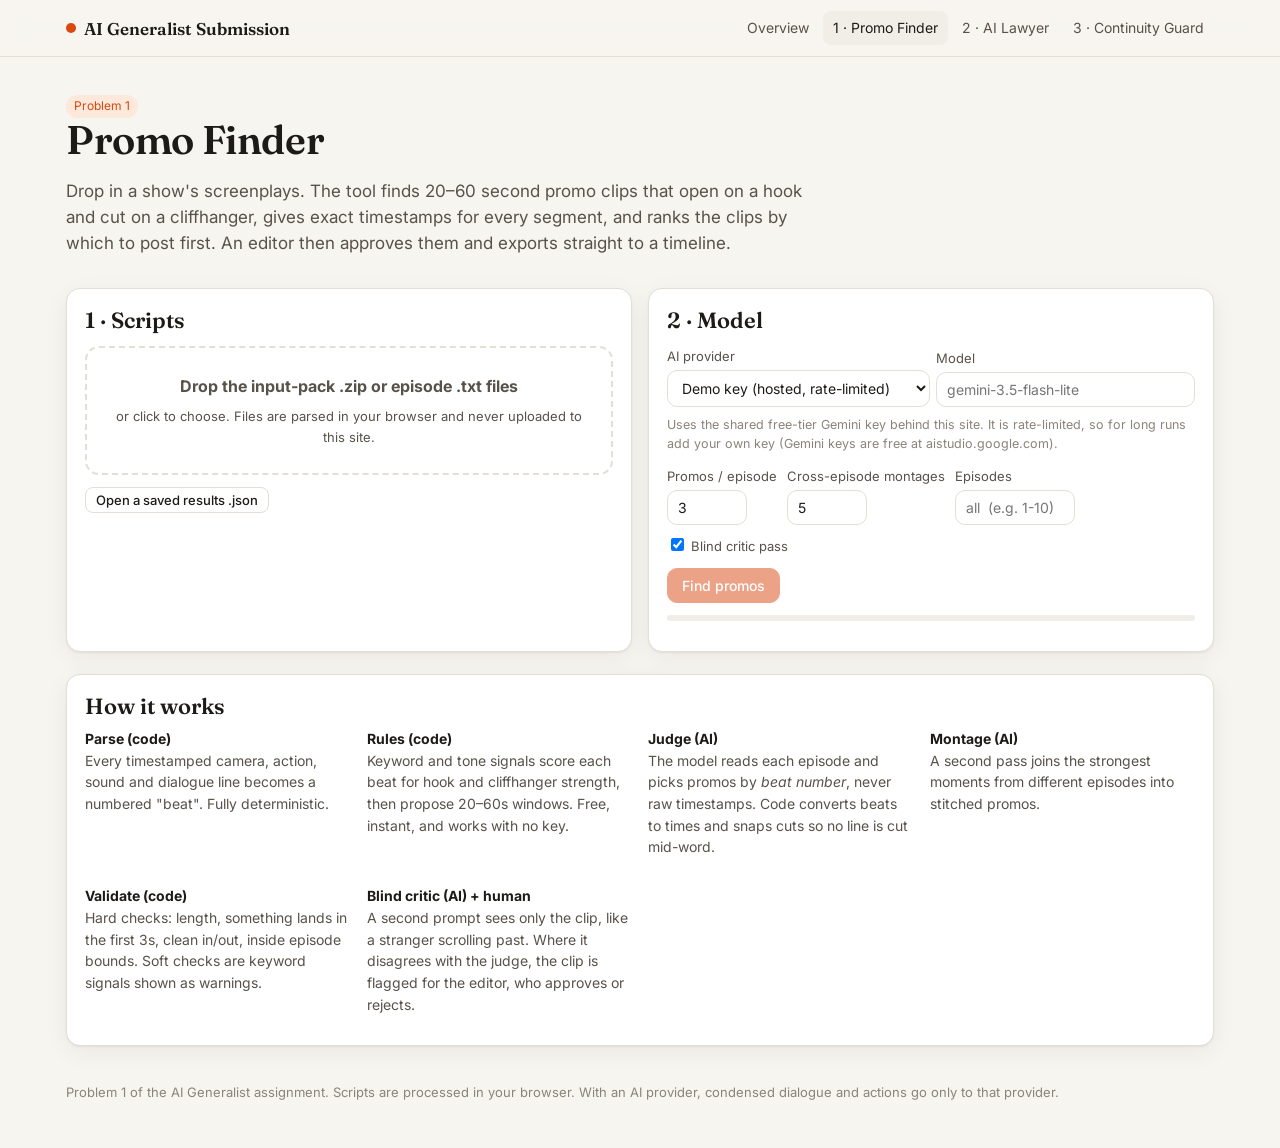
<file: Source code/public/promos.html>
<!doctype html>
<html lang="en">
<head>
<meta charset="utf-8">
<meta name="viewport" content="width=device-width, initial-scale=1">
<title>Promo Finder</title>
<meta name="description" content="Reads microdrama screenplays and finds ranked 20–60s promo clips with hook, cliffhanger and exact timestamps.">
<link rel="preconnect" href="https://fonts.googleapis.com">
<link href="https://fonts.googleapis.com/css2?family=Fraunces:opsz,wght@9..144,600&family=Inter:wght@400;500;600&display=swap" rel="stylesheet">
<link rel="stylesheet" href="css/style.css">
<style>
  .promo { display: grid; grid-template-columns: 56px 1fr; gap: 14px; }
  .rank { font: 600 26px var(--serif); color: var(--ink-3); text-align: center; }
  .rank small { display: block; font: 500 11px var(--sans); color: var(--accent); }
  .segs { display: flex; gap: 6px; flex-wrap: wrap; margin: 6px 0 10px; }
  .seg { font: 12.5px var(--mono); background: var(--surface-2); border: 1px solid var(--line); border-radius: 8px; padding: 3px 8px; }
  .hc { display: grid; grid-template-columns: 1fr 1fr; gap: 10px; margin: 8px 0; }
  .hc > div { background: var(--surface-2); border-radius: 10px; padding: 8px 10px; font-size: 14px; }
  .hc b { display: block; font-size: 11px; letter-spacing: .06em; text-transform: uppercase; color: var(--ink-3); margin-bottom: 2px; }
  .scores { display: grid; grid-template-columns: repeat(4, minmax(0, 1fr)); gap: 10px; font-size: 12px; color: var(--ink-2); margin: 8px 0; }
  .promo.approved { outline: 2px solid var(--good); }
  .promo.rejected { opacity: .55; }
  .timeline { display: grid; gap: 3px; }
  .tl-row { display: grid; grid-template-columns: 38px 1fr; gap: 8px; align-items: center; font: 11px var(--mono); color: var(--ink-3); }
  .tl-track { position: relative; height: 12px; background: var(--surface-2); border-radius: 4px; }
  .tl-track i { position: absolute; top: 0; bottom: 0; background: var(--accent); opacity: .35; border-radius: 3px; cursor: pointer; }
  .tl-track i.top { opacity: 1; }
  .post-list { counter-reset: p; padding: 0; margin: 0; list-style: none; display: grid; gap: 8px; }
  .post-list li { display: grid; grid-template-columns: 28px 1fr auto; gap: 10px; align-items: start; font-size: 14px; }
  .post-list li::before { counter-increment: p; content: counter(p); font: 600 18px var(--serif); color: var(--accent); }
  .filters { display: flex; gap: 8px; flex-wrap: wrap; align-items: center; }
  @media (max-width: 640px) { .hc { grid-template-columns: 1fr; } .scores { grid-template-columns: repeat(2, 1fr); } .promo { grid-template-columns: 1fr; } .rank { text-align: left; } }
</style>
</head>
<body>
<div id="hdr"></div>
<main class="wrap">
  <section class="hero">
    <span class="pill accent">Problem 1</span>
    <h1>Promo Finder</h1>
    <p class="lede">Drop in a show's screenplays. The tool finds 20–60 second promo clips that open on a hook and cut on a cliffhanger, gives exact timestamps for every segment, and ranks the clips by which to post first. An editor then approves them and exports straight to a timeline.</p>
  </section>

  <section class="grid two">
    <div class="card stack">
      <h2>1 · Scripts</h2>
      <label class="drop" id="drop" tabindex="0">
        <strong>Drop the input-pack .zip or episode .txt files</strong>
        <span class="muted">or click to choose. Files are parsed in your browser and never uploaded to this site.</span>
        <input id="file" type="file" multiple accept=".zip,.txt" class="sr">
      </label>
      <div id="parsed" class="muted"></div>
      <div class="row"><button class="ghost small" id="openJson">Open a saved results .json</button><input id="jsonFile" type="file" accept=".json" class="sr"></div>
    </div>
    <div class="card stack">
      <h2>2 · Model</h2>
      <div id="model"></div>
      <div class="row">
        <label>Promos / episode <input id="perEp" type="number" min="1" max="5" value="3" style="width:80px"></label>
        <label>Cross-episode montages <input id="mont" type="number" min="0" max="10" value="5" style="width:80px"></label>
        <label>Episodes <input id="range" placeholder="all  (e.g. 1-10)" style="width:120px"></label>
        <label style="align-self:end"><span><input id="critic" type="checkbox" checked> Blind critic pass</span></label>
      </div>
      <div class="row"><button class="primary" id="run" disabled>Find promos</button><span class="faint" id="est"></span></div>
      <div class="progress"><i id="bar"></i></div>
      <div class="log" id="log"></div>
    </div>
  </section>

  <section id="results" class="hidden stack" style="margin-top:22px">
    <div class="stats" id="stats"></div>
    <div class="grid two">
      <div class="card"><h2>Post these first</h2><p class="faint" style="font-size:13px">Ranked by score, then spread out so week one isn't five cuts of the same scene. Only clips that pass the hard checks are listed.</p><ol class="post-list" id="postList"></ol></div>
      <div class="card"><h2>Where the promos are</h2><p class="faint" style="font-size:13px">Each row is one episode. Solid blocks are the top 10. Click a block to jump to that promo.</p><div class="timeline" id="timeline"></div></div>
    </div>
    <div class="card">
      <div class="filters">
        <h2 style="margin:0">All promos</h2><span class="spacer"></span>
        <select id="fShow"><option value="all">All</option><option value="pass">Passing checks</option><option value="flag">Flagged for review</option><option value="approved">Approved</option><option value="montage">Montages</option></select>
        <button class="small" data-x="csv">CSV</button><button class="small" data-x="md">Report .md</button><button class="small" data-x="json">JSON</button><button class="small" data-x="edl" title="CMX3600 EDL of approved promos (or top 10)">EDL for editor</button>
      </div>
    </div>
    <div id="list" class="stack"></div>
  </section>

  <section class="card" style="margin-top:22px">
    <h2>How it works</h2>
    <div class="grid three" style="font-size:14px">
      <div><b>Parse (code)</b><p class="muted">Every timestamped camera, action, sound and dialogue line becomes a numbered "beat". Fully deterministic.</p></div>
      <div><b>Rules (code)</b><p class="muted">Keyword and tone signals score each beat for hook and cliffhanger strength, then propose 20–60s windows. Free, instant, and works with no key.</p></div>
      <div><b>Judge (AI)</b><p class="muted">The model reads each episode and picks promos by <em>beat number</em>, never raw timestamps. Code converts beats to times and snaps cuts so no line is cut mid-word.</p></div>
      <div><b>Montage (AI)</b><p class="muted">A second pass joins the strongest moments from different episodes into stitched promos.</p></div>
      <div><b>Validate (code)</b><p class="muted">Hard checks: length, something lands in the first 3s, clean in/out, inside episode bounds. Soft checks are keyword signals shown as warnings.</p></div>
      <div><b>Blind critic (AI) + human</b><p class="muted">A second prompt sees only the clip, like a stranger scrolling past. Where it disagrees with the judge, the clip is flagged for the editor, who approves or rejects.</p></div>
    </div>
  </section>
  <p class="footer">Problem 1 of the AI Generalist assignment. Scripts are processed in your browser. With an AI provider, condensed dialogue and actions go only to that provider.</p>
</main>
<script type="module" src="js/promos/app.js"></script>
</body>
</html>
</file>
<file: Source code/public/css/style.css>
/* Shared design system for the three tools. Light + dark via tokens. */
:root {
  --bg: #f7f5f0;
  --surface: #ffffff;
  --surface-2: #f1eee7;
  --ink: #1d1b18;
  --ink-2: #57524a;
  --ink-3: #8a847a;
  --line: #e4dfd5;
  --accent: #d9480f;
  --accent-ink: #ffffff;
  --accent-soft: #fde8dc;
  --good: #2b8a3e;
  --good-soft: #e3f4e6;
  --warn: #b35c00;
  --warn-soft: #fff1db;
  --bad: #c92a2a;
  --bad-soft: #fde4e4;
  --info: #1c6dd0;
  --info-soft: #e1edfb;
  --radius: 14px;
  --shadow: 0 1px 2px rgba(30, 25, 15, .06), 0 6px 24px rgba(30, 25, 15, .06);
  --mono: ui-monospace, 'SF Mono', 'Cascadia Code', Consolas, monospace;
  --sans: 'Inter', system-ui, -apple-system, 'Segoe UI', Roboto, sans-serif;
  --serif: 'Fraunces', Georgia, serif;
  color-scheme: light;
}
@media (prefers-color-scheme: dark) {
  :root:not([data-theme="light"]) {
    --bg: #141311; --surface: #1d1c19; --surface-2: #26241f; --ink: #f1ede6; --ink-2: #bdb6aa; --ink-3: #8b857a;
    --line: #34312b; --accent: #ff7a3d; --accent-ink: #1a0d05; --accent-soft: #3a2116;
    --good: #69db7c; --good-soft: #1d3322; --warn: #ffb347; --warn-soft: #3a2a12; --bad: #ff8787; --bad-soft: #3d1d1d;
    --info: #74b0ff; --info-soft: #172a44; --shadow: 0 1px 2px rgba(0,0,0,.4); color-scheme: dark;
  }
}
:root[data-theme="dark"] {
  --bg: #141311; --surface: #1d1c19; --surface-2: #26241f; --ink: #f1ede6; --ink-2: #bdb6aa; --ink-3: #8b857a;
  --line: #34312b; --accent: #ff7a3d; --accent-ink: #1a0d05; --accent-soft: #3a2116;
  --good: #69db7c; --good-soft: #1d3322; --warn: #ffb347; --warn-soft: #3a2a12; --bad: #ff8787; --bad-soft: #3d1d1d;
  --info: #74b0ff; --info-soft: #172a44; --shadow: 0 1px 2px rgba(0,0,0,.4); color-scheme: dark;
}

* { box-sizing: border-box; }
html { -webkit-text-size-adjust: 100%; }
body { margin: 0; background: var(--bg); color: var(--ink); font: 15px/1.55 var(--sans); }
a { color: var(--accent); text-underline-offset: 2px; }
h1, h2, h3 { line-height: 1.2; margin: 0 0 .4em; }
h1 { font: 600 clamp(28px, 4vw, 40px)/1.1 var(--serif); letter-spacing: -.01em; }
h2 { font: 600 22px/1.2 var(--serif); }
h3 { font-size: 16px; }
p { margin: 0 0 .8em; }
code, .mono { font-family: var(--mono); font-size: .9em; }
small, .muted { color: var(--ink-2); }
.faint { color: var(--ink-3); }

.wrap { max-width: 1180px; margin: 0 auto; padding: 0 16px; }
.topbar { position: sticky; top: 0; z-index: 20; background: color-mix(in srgb, var(--bg) 88%, transparent); backdrop-filter: blur(8px); border-bottom: 1px solid var(--line); }
.topbar .wrap { display: flex; align-items: center; gap: 18px; height: 56px; }
.brand { font: 600 17px var(--serif); color: var(--ink); text-decoration: none; display: flex; align-items: center; gap: 8px; }
.brand .dot { width: 10px; height: 10px; border-radius: 50%; background: var(--accent); }
.nav { display: flex; gap: 4px; margin-left: auto; flex-wrap: wrap; }
.nav a { color: var(--ink-2); text-decoration: none; padding: 6px 10px; border-radius: 8px; font-size: 14px; }
.nav a[aria-current="page"], .nav a:hover { background: var(--surface-2); color: var(--ink); }

.hero { padding: 36px 0 18px; }
.hero p.lede { font-size: 17px; color: var(--ink-2); max-width: 760px; }

.card { background: var(--surface); border: 1px solid var(--line); border-radius: var(--radius); box-shadow: var(--shadow); padding: 18px; }
.grid { display: grid; gap: 16px; }
.grid.two { grid-template-columns: repeat(auto-fit, minmax(300px, 1fr)); }
.grid.three { grid-template-columns: repeat(auto-fit, minmax(260px, 1fr)); }
.row { display: flex; gap: 10px; align-items: center; flex-wrap: wrap; }
.stack > * + * { margin-top: 12px; }
.spacer { flex: 1; }

button, .btn { font: 500 14px var(--sans); border: 1px solid var(--line); background: var(--surface); color: var(--ink); padding: 8px 14px; border-radius: 10px; cursor: pointer; text-decoration: none; display: inline-flex; align-items: center; gap: 6px; }
button:hover, .btn:hover { border-color: var(--ink-3); }
button.primary, .btn.primary { background: var(--accent); border-color: var(--accent); color: var(--accent-ink); }
button.primary:hover { filter: brightness(1.05); }
button.ghost { background: transparent; }
button:disabled { opacity: .5; cursor: not-allowed; }
button.small { padding: 4px 10px; font-size: 13px; border-radius: 8px; }
input, select, textarea { font: 14px var(--sans); color: var(--ink); background: var(--surface); border: 1px solid var(--line); border-radius: 10px; padding: 8px 10px; max-width: 100%; }
textarea { width: 100%; resize: vertical; }
input:focus, select:focus, textarea:focus, button:focus-visible { outline: 2px solid color-mix(in srgb, var(--accent) 50%, transparent); outline-offset: 1px; }
label { font-size: 13px; color: var(--ink-2); display: grid; gap: 4px; }

.pill { display: inline-flex; align-items: center; gap: 4px; font-size: 12px; padding: 2px 8px; border-radius: 999px; background: var(--surface-2); color: var(--ink-2); white-space: nowrap; }
.pill.good { background: var(--good-soft); color: var(--good); }
.pill.warn { background: var(--warn-soft); color: var(--warn); }
.pill.bad { background: var(--bad-soft); color: var(--bad); }
.pill.info { background: var(--info-soft); color: var(--info); }
.pill.accent { background: var(--accent-soft); color: var(--accent); }

.drop { border: 2px dashed var(--line); border-radius: var(--radius); padding: 26px; text-align: center; background: var(--surface); transition: .15s; cursor: pointer; }
.drop.over { border-color: var(--accent); background: var(--accent-soft); }
.drop strong { display: block; font-size: 16px; margin-bottom: 4px; }

.progress { height: 6px; background: var(--surface-2); border-radius: 99px; overflow: hidden; }
.progress > i { display: block; height: 100%; width: 0; background: var(--accent); transition: width .3s; }
.log { font: 12px/1.5 var(--mono); color: var(--ink-2); max-height: 120px; overflow: auto; white-space: pre-wrap; }

.stats { display: grid; grid-template-columns: repeat(auto-fit, minmax(130px, 1fr)); gap: 10px; }
.stat { background: var(--surface); border: 1px solid var(--line); border-radius: 12px; padding: 12px 14px; }
.stat b { display: block; font: 600 22px var(--serif); }
.stat span { font-size: 12px; color: var(--ink-2); }

.bar { height: 6px; border-radius: 9px; background: var(--surface-2); position: relative; overflow: hidden; min-width: 60px; }
.bar > i { position: absolute; inset: 0 auto 0 0; background: var(--ink-2); border-radius: 9px; }
.kv { display: grid; grid-template-columns: max-content 1fr; gap: 4px 12px; font-size: 14px; }
.kv dt { color: var(--ink-3); }
.kv dd { margin: 0; }

details > summary { cursor: pointer; color: var(--ink-2); font-size: 13px; }
pre.script { font: 12.5px/1.55 var(--mono); background: var(--surface-2); padding: 12px; border-radius: 10px; overflow: auto; white-space: pre-wrap; margin: 8px 0 0; }

.note { border-left: 3px solid var(--accent); background: var(--surface); padding: 10px 14px; border-radius: 0 10px 10px 0; color: var(--ink-2); font-size: 14px; }
.footer { color: var(--ink-3); font-size: 13px; padding: 36px 0; }
.hidden { display: none !important; }
.sr { position: absolute; width: 1px; height: 1px; overflow: hidden; clip: rect(0 0 0 0); }

/* Model settings drawer */
.model-box { display: grid; gap: 10px; grid-template-columns: repeat(auto-fit, minmax(170px, 1fr)); align-items: end; }

@media (max-width: 640px) {
  .topbar .wrap { height: auto; padding-top: 8px; padding-bottom: 8px; flex-wrap: wrap; }
  .nav { margin-left: 0; }
  .card { padding: 14px; }
}
</file>
<file: Source code/docs/doc.css>
@page { size: A4; margin: 12mm 13mm 11mm; }
* { box-sizing: border-box; }
body { font: 9.1pt/1.38 'Inter', 'Segoe UI', Arial, sans-serif; color: #1d1b18; margin: 0; }
h1 { font: 600 17pt/1.15 Georgia, 'Fraunces', serif; margin: 0 0 2px; }
h2 { font: 600 10.6pt/1.2 Georgia, serif; margin: 9px 0 3px; color: #b13a0b; border-bottom: 1px solid #eadfd3; padding-bottom: 2px; }
h3 { font-size: 9.3pt; margin: 6px 0 2px; }
p { margin: 0 0 5px; }
ul, ol { margin: 2px 0 5px; padding-left: 15px; }
li { margin: 1px 0; }
.sub { color: #57524a; font-size: 9pt; margin-bottom: 6px; }
.links { font-size: 8.6pt; background: #f6f2ec; border-radius: 6px; padding: 5px 8px; margin: 4px 0 6px; }
.links a { color: #b13a0b; }
table { border-collapse: collapse; width: 100%; margin: 3px 0 6px; font-size: 8.4pt; }
th, td { border: 1px solid #e4dfd5; padding: 2.5px 5px; text-align: left; vertical-align: top; }
th { background: #f6f2ec; font-weight: 600; }
.two { display: grid; grid-template-columns: 1fr 1fr; gap: 10px; }
.box { border: 1px solid #e4dfd5; border-radius: 6px; padding: 5px 8px; margin: 4px 0; }
.flow { display: flex; gap: 4px; align-items: stretch; margin: 4px 0 6px; font-size: 8.2pt; }
.flow div { flex: 1; border: 1px solid #e4dfd5; border-radius: 6px; padding: 4px 5px; background: #fbf9f6; }
.flow > div > b:first-child { display: block; font-size: 8.4pt; }
.ai { border-color: #f0b896 !important; background: #fff4ec !important; }
.k { font-weight: 600; }
.small { font-size: 8.2pt; color: #57524a; }
code { font: 8.2pt Consolas, monospace; background: #f3efe8; padding: 0 2px; border-radius: 3px; }
.pb { break-before: page; }
a { color: #b13a0b; text-decoration: none; }
</file>
